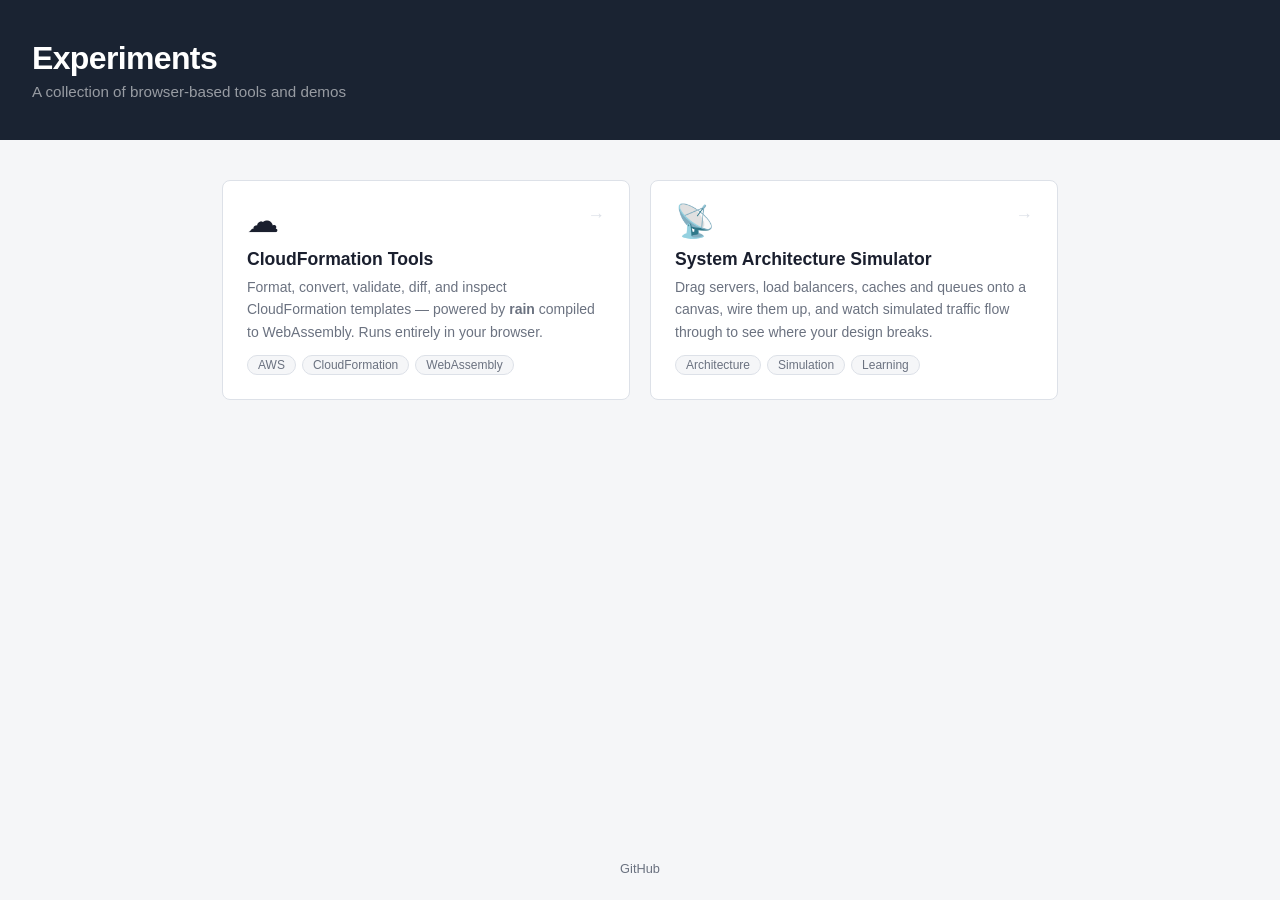
<file: site/index.html>
<!DOCTYPE html>
<html lang="en">
<head>
  <meta charset="UTF-8">
  <meta name="viewport" content="width=device-width, initial-scale=1.0">
  <title>Experiments</title>
  <link rel="stylesheet" href="css/style.css">
</head>
<body>
  <header>
    <div class="header-inner">
      <h1>Experiments</h1>
      <p class="subtitle">A collection of browser-based tools and demos</p>
    </div>
  </header>

  <main>
    <section class="grid">

      <a class="card" href="cfn-tools/">
        <div class="card-icon">&#9729;</div>
        <div class="card-body">
          <h2>CloudFormation Tools</h2>
          <p>Format, convert, validate, diff, and inspect CloudFormation templates &mdash; powered by <strong>rain</strong> compiled to WebAssembly. Runs entirely in your browser.</p>
          <ul class="card-tags">
            <li>AWS</li>
            <li>CloudFormation</li>
            <li>WebAssembly</li>
          </ul>
        </div>
        <div class="card-arrow">&#8594;</div>
      </a>

      <a class="card" href="system-simulator/">
        <div class="card-icon">&#128225;</div>
        <div class="card-body">
          <h2>System Architecture Simulator</h2>
          <p>Drag servers, load balancers, caches and queues onto a canvas, wire them up, and watch simulated traffic flow through to see where your design breaks.</p>
          <ul class="card-tags">
            <li>Architecture</li>
            <li>Simulation</li>
            <li>Learning</li>
          </ul>
        </div>
        <div class="card-arrow">&#8594;</div>
      </a>

    </section>
  </main>

  <footer>
    <a href="https://github.com/connorkirk/experiments" target="_blank" rel="noopener">GitHub</a>
  </footer>
</body>
</html>
</file>
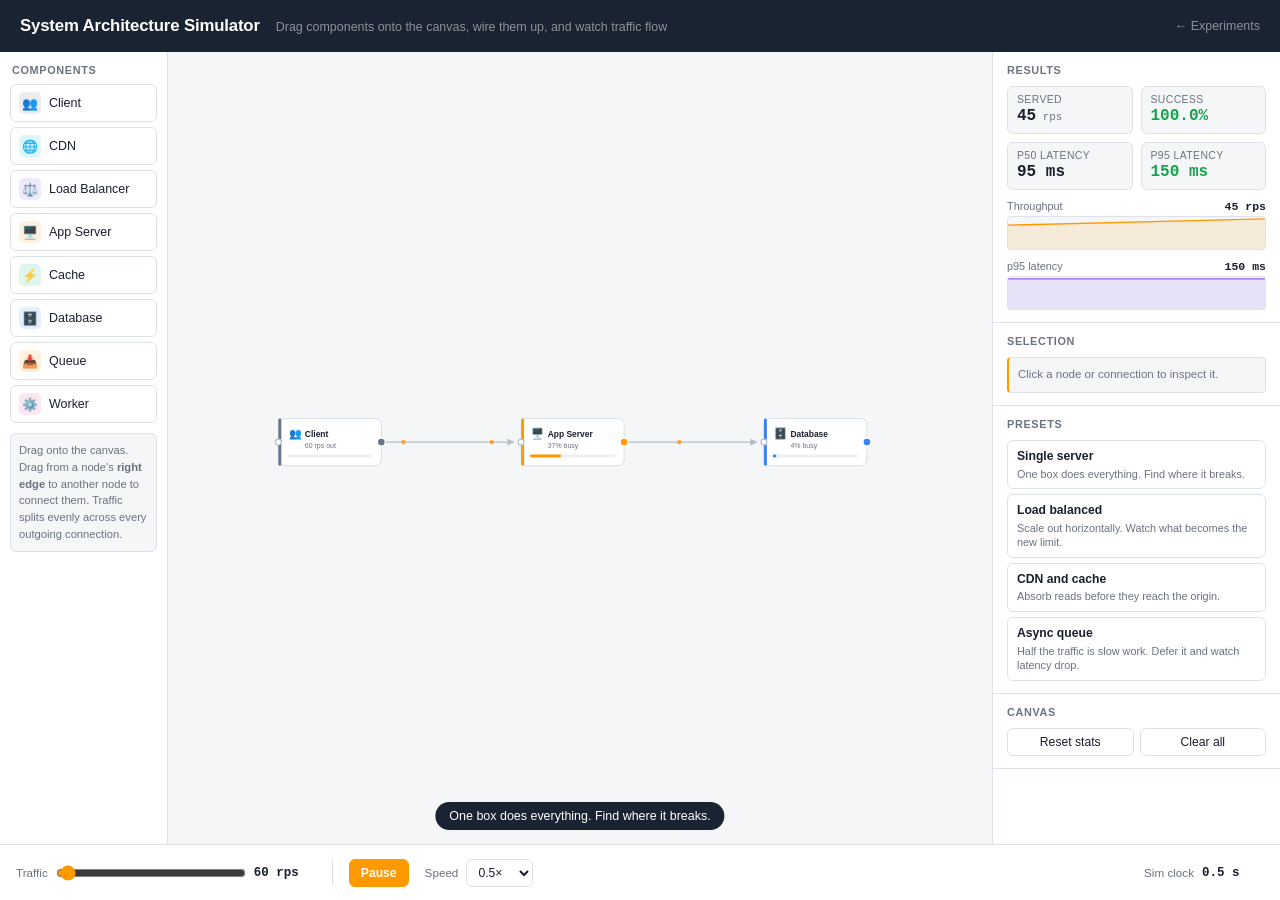
<file: system-simulator/static/index.html>
<!DOCTYPE html>
<html lang="en">
<head>
<meta charset="UTF-8">
<meta name="viewport" content="width=device-width, initial-scale=1.0">
<title>System Architecture Simulator</title>
<style>
:root {
  --navy: #1a2332;
  --orange: #ff9900;
  --orange-hover: #e68a00;
  --bg: #f5f6f8;
  --surface: #ffffff;
  --border: #dde1e8;
  --text: #1a1f2e;
  --text-muted: #6b7280;
  --error: #dc2626;
  --ok: #16a34a;
  --warn: #f59e0b;
  --radius: 6px;
  --mono: 'SFMono-Regular', 'Consolas', 'Liberation Mono', 'Menlo', monospace;
  --header-h: 52px;
  --controls-h: 56px;
}

*, *::before, *::after { box-sizing: border-box; margin: 0; padding: 0; }

html, body { height: 100%; }

body {
  font-family: -apple-system, BlinkMacSystemFont, 'Segoe UI', Roboto, sans-serif;
  background: var(--bg);
  color: var(--text);
  display: flex;
  flex-direction: column;
  overflow: hidden;
}

/* ── Header ── */
header {
  height: var(--header-h);
  flex-shrink: 0;
  background: var(--navy);
  color: #fff;
  padding: 0 20px;
  display: flex;
  align-items: center;
  justify-content: space-between;
  gap: 16px;
}
.header-inner { display: flex; align-items: baseline; gap: 16px; min-width: 0; }
.header-inner h1 {
  font-size: 1.05rem; font-weight: 700; letter-spacing: -0.01em;
  white-space: nowrap; overflow: hidden; text-overflow: ellipsis; min-width: 0;
}
.header-inner .subtitle {
  font-size: 0.78rem; color: rgba(255,255,255,0.5);
  white-space: nowrap; overflow: hidden; text-overflow: ellipsis;
}
.header-right { display: flex; align-items: center; gap: 8px; flex-shrink: 0; }
.header-right a { color: rgba(255,255,255,0.5); text-decoration: none; font-size: 0.78rem; }
.header-right a:hover { color: var(--orange); }

/* ── Layout ── */
.layout { flex: 1; display: flex; min-height: 0; }

/* ── Palette ── */
.palette {
  width: 168px; flex-shrink: 0; background: var(--surface);
  border-right: 1px solid var(--border);
  overflow-y: auto; padding: 12px 10px;
}
.palette h3 {
  font-size: 0.68rem; text-transform: uppercase; letter-spacing: 0.06em;
  color: var(--text-muted); font-weight: 600; margin-bottom: 8px; padding-left: 2px;
}
.palette-item {
  display: flex; align-items: center; gap: 8px;
  padding: 7px 8px; margin-bottom: 5px;
  border: 1px solid var(--border); border-radius: var(--radius);
  background: var(--surface); cursor: grab; user-select: none;
  transition: border-color 0.12s, box-shadow 0.12s;
  touch-action: none;
}
.palette-item:hover { border-color: var(--orange); box-shadow: 0 2px 8px rgba(0,0,0,0.06); }
.palette-item:active { cursor: grabbing; }
.palette-swatch {
  width: 22px; height: 22px; border-radius: 5px; flex-shrink: 0;
  display: flex; align-items: center; justify-content: center; font-size: 0.8rem;
}
.palette-label { font-size: 0.78rem; font-weight: 500; line-height: 1.2; }
.palette-hint {
  font-size: 0.7rem; color: var(--text-muted); line-height: 1.5;
  margin-top: 10px; padding: 8px; background: var(--bg);
  border-radius: var(--radius); border: 1px solid var(--border);
}

/* ── Canvas ── */
.canvas-wrap { flex: 1; position: relative; min-width: 0; background: var(--bg); overflow: hidden; }
#canvas { width: 100%; height: 100%; display: block; touch-action: none; }
.node-group { cursor: grab; }
.node-group.dragging { cursor: grabbing; }
.port { cursor: crosshair; }
.edge-hit { cursor: pointer; }

.canvas-empty {
  position: absolute; inset: 0; display: flex; align-items: center; justify-content: center;
  pointer-events: none; text-align: center; padding: 20px;
}
.canvas-empty div { color: var(--text-muted); font-size: 0.85rem; line-height: 1.7; max-width: 340px; }
.canvas-empty strong { color: var(--text); font-weight: 600; }

.toast {
  position: absolute; bottom: 14px; left: 50%; transform: translateX(-50%);
  background: var(--navy); color: #fff; font-size: 0.78rem;
  padding: 7px 14px; border-radius: 99px; pointer-events: none;
  opacity: 0; transition: opacity 0.2s; white-space: nowrap; max-width: 90%;
}
.toast.show { opacity: 1; }

.ghost {
  position: fixed; pointer-events: none; z-index: 100;
  display: flex; align-items: center; gap: 8px;
  padding: 7px 10px; border-radius: var(--radius);
  background: var(--surface); border: 1px solid var(--orange);
  box-shadow: 0 6px 20px rgba(0,0,0,0.16); font-size: 0.78rem; font-weight: 500;
  transform: translate(-50%, -50%);
}

/* ── Panel ── */
.panel {
  width: 288px; flex-shrink: 0; background: var(--surface);
  border-left: 1px solid var(--border); overflow-y: auto;
}
.panel-section { padding: 12px 14px; border-bottom: 1px solid var(--border); }
.panel-section h3 {
  font-size: 0.68rem; text-transform: uppercase; letter-spacing: 0.06em;
  color: var(--text-muted); font-weight: 600; margin-bottom: 10px;
}

.stat-grid { display: grid; grid-template-columns: 1fr 1fr; gap: 8px; }
.stat {
  background: var(--bg); border: 1px solid var(--border);
  border-radius: var(--radius); padding: 7px 9px;
}
.stat-label { font-size: 0.65rem; color: var(--text-muted); text-transform: uppercase; letter-spacing: 0.04em; }
.stat-value { font-size: 1rem; font-weight: 600; font-family: var(--mono); margin-top: 2px; line-height: 1.2; }
.stat-value small { font-size: 0.68rem; font-weight: 400; color: var(--text-muted); font-family: inherit; }
.stat-value.good { color: var(--ok); }
.stat-value.warn { color: var(--warn); }
.stat-value.bad { color: var(--error); }

.spark-row { margin-top: 10px; }
.spark-head {
  display: flex; justify-content: space-between; align-items: baseline;
  font-size: 0.68rem; color: var(--text-muted); margin-bottom: 3px;
}
.spark-head b { font-family: var(--mono); font-size: 0.72rem; color: var(--text); font-weight: 600; }
.spark {
  width: 100%; height: 34px; display: block;
  background: var(--bg); border: 1px solid var(--border); border-radius: 4px;
}

.field { margin-bottom: 11px; }
.field:last-child { margin-bottom: 0; }
.field-label {
  display: flex; justify-content: space-between; align-items: baseline;
  font-size: 0.73rem; margin-bottom: 5px;
}
.field-label b { font-family: var(--mono); font-weight: 600; font-size: 0.75rem; }
input[type=range] { width: 100%; accent-color: var(--orange); cursor: pointer; }

.inspector-head { display: flex; align-items: center; gap: 8px; margin-bottom: 11px; }
.inspector-swatch {
  width: 26px; height: 26px; border-radius: 5px; flex-shrink: 0;
  display: flex; align-items: center; justify-content: center; font-size: 0.9rem;
}
.inspector-title { font-size: 0.85rem; font-weight: 600; line-height: 1.2; }
.inspector-sub { font-size: 0.68rem; color: var(--text-muted); margin-top: 1px; }

.kv { display: flex; justify-content: space-between; font-size: 0.73rem; padding: 3px 0; }
.kv span { color: var(--text-muted); }
.kv b { font-family: var(--mono); font-weight: 600; }

.util-bar { height: 5px; background: var(--border); border-radius: 3px; overflow: hidden; margin: 7px 0 9px; }
.util-fill { height: 100%; width: 0%; transition: width 0.12s linear; }

.note {
  font-size: 0.72rem; color: var(--text-muted); line-height: 1.55;
  background: var(--bg); border: 1px solid var(--border);
  border-left: 2px solid var(--orange);
  border-radius: 4px; padding: 8px 9px;
}
.note b { color: var(--text); font-weight: 600; }

button {
  font-family: inherit; font-size: 0.76rem; padding: 6px 11px;
  border: 1px solid var(--border); background: var(--surface); color: var(--text);
  border-radius: var(--radius); cursor: pointer; transition: border-color 0.12s, background 0.12s;
  white-space: nowrap;
}
button:hover { border-color: var(--orange); }
button.primary { background: var(--orange); border-color: var(--orange); color: #fff; font-weight: 600; }
button.primary:hover { background: var(--orange-hover); }
button.danger:hover { border-color: var(--error); color: var(--error); }
button:disabled { opacity: 0.45; cursor: default; }
button:disabled:hover { border-color: var(--border); }

.preset-list { display: flex; flex-direction: column; gap: 5px; }
.preset {
  text-align: left; padding: 7px 9px; line-height: 1.35;
  display: flex; flex-direction: column; gap: 2px;
  white-space: normal;   /* the shared button rule sets nowrap */
}
.preset b { font-size: 0.76rem; font-weight: 600; }
.preset span { font-size: 0.68rem; color: var(--text-muted); }

.btn-row { display: flex; gap: 6px; }
.btn-row button { flex: 1; }

/* ── Controls ── */
.controls {
  height: var(--controls-h); flex-shrink: 0;
  background: var(--surface); border-top: 1px solid var(--border);
  display: flex; align-items: center; gap: 16px; padding: 0 16px;
  overflow-x: auto;
}
.control-group { display: flex; align-items: center; gap: 8px; flex-shrink: 0; }
.control-group label { font-size: 0.73rem; color: var(--text-muted); white-space: nowrap; }
.control-group .val { font-family: var(--mono); font-size: 0.78rem; font-weight: 600; min-width: 62px; }
#traffic { width: 190px; }
select {
  font-family: inherit; font-size: 0.76rem; padding: 5px 7px;
  border: 1px solid var(--border); border-radius: var(--radius);
  background: var(--surface); color: var(--text); cursor: pointer;
}
.divider { width: 1px; height: 26px; background: var(--border); flex-shrink: 0; }
.spacer { flex: 1; min-width: 8px; }

@media (max-width: 760px) {
  .header-inner .subtitle { display: none; }
}

@media (max-width: 900px) {
  body { overflow: auto; }
  .layout { flex-direction: column; }
  .palette { width: 100%; border-right: none; border-bottom: 1px solid var(--border); display: flex; flex-wrap: wrap; gap: 5px; }
  .palette h3, .palette-hint { width: 100%; }
  .palette-item { margin-bottom: 0; flex: 1 1 130px; }
  .canvas-wrap { height: 60vh; flex: none; }
  .panel { width: 100%; border-left: none; border-top: 1px solid var(--border); }
  .controls { height: auto; flex-wrap: wrap; padding: 10px 12px; gap: 12px; }
}
</style>
</head>
<body>

<header>
  <div class="header-inner">
    <h1>System Architecture Simulator</h1>
    <p class="subtitle">Drag components onto the canvas, wire them up, and watch traffic flow</p>
  </div>
  <div class="header-right">
    <a href="../">&larr; Experiments</a>
  </div>
</header>

<div class="layout">

  <aside class="palette">
    <h3>Components</h3>
    <div id="palette-items"></div>
    <div class="palette-hint">
      Drag onto the canvas. Drag from a node's <strong>right edge</strong> to another node to connect them.
      Traffic splits evenly across every outgoing connection.
    </div>
  </aside>

  <div class="canvas-wrap" id="canvas-wrap">
    <svg id="canvas" viewBox="0 0 1120 680" preserveAspectRatio="xMidYMid meet">
      <defs>
        <marker id="arrow" viewBox="0 0 10 10" refX="9" refY="5"
                markerWidth="6" markerHeight="6" orient="auto-start-reverse">
          <path d="M 0 0 L 10 5 L 0 10 z" fill="#b6bdc9"/>
        </marker>
        <marker id="arrow-sel" viewBox="0 0 10 10" refX="9" refY="5"
                markerWidth="6" markerHeight="6" orient="auto-start-reverse">
          <path d="M 0 0 L 10 5 L 0 10 z" fill="#ff9900"/>
        </marker>
      </defs>
      <g id="layer-edges"></g>
      <g id="layer-dots"></g>
      <g id="layer-nodes"></g>
      <g id="layer-tmp"></g>
    </svg>
    <div class="canvas-empty" id="canvas-empty">
      <div>
        <strong>Start with a preset</strong> from the panel on the right,<br>
        or drag a <strong>Client</strong> from the left and build outwards.
      </div>
    </div>
    <div class="toast" id="toast"></div>
  </div>

  <aside class="panel">
    <div class="panel-section">
      <h3>Results</h3>
      <div class="stat-grid">
        <div class="stat">
          <div class="stat-label">Served</div>
          <div class="stat-value" id="m-served">0<small> rps</small></div>
        </div>
        <div class="stat">
          <div class="stat-label">Success</div>
          <div class="stat-value" id="m-success">&mdash;</div>
        </div>
        <div class="stat">
          <div class="stat-label">p50 latency</div>
          <div class="stat-value" id="m-p50">&mdash;</div>
        </div>
        <div class="stat">
          <div class="stat-label">p95 latency</div>
          <div class="stat-value" id="m-p95">&mdash;</div>
        </div>
      </div>
      <div class="spark-row">
        <div class="spark-head"><span>Throughput</span><b id="spark-tp-val">&mdash;</b></div>
        <svg class="spark" id="spark-tp" preserveAspectRatio="none" viewBox="0 0 120 34"></svg>
      </div>
      <div class="spark-row">
        <div class="spark-head"><span>p95 latency</span><b id="spark-lat-val">&mdash;</b></div>
        <svg class="spark" id="spark-lat" preserveAspectRatio="none" viewBox="0 0 120 34"></svg>
      </div>
      <div class="spark-row" id="job-row" style="display:none">
        <div class="spark-head"><span>Queue backlog</span><b id="m-backlog">0</b></div>
        <svg class="spark" id="spark-bl" preserveAspectRatio="none" viewBox="0 0 120 34"></svg>
      </div>
    </div>

    <div class="panel-section" id="inspector">
      <h3>Selection</h3>
      <div class="note">Click a node or connection to inspect it.</div>
    </div>

    <div class="panel-section">
      <h3>Presets</h3>
      <div class="preset-list" id="presets"></div>
    </div>

    <div class="panel-section">
      <h3>Canvas</h3>
      <div class="btn-row">
        <button id="btn-reset">Reset stats</button>
        <button id="btn-clear" class="danger">Clear all</button>
      </div>
    </div>
  </aside>

</div>

<div class="controls">
  <div class="control-group">
    <label for="traffic">Traffic</label>
    <input type="range" id="traffic" min="10" max="2000" step="10" value="60">
    <span class="val" id="traffic-val">60 rps</span>
  </div>
  <div class="divider"></div>
  <div class="control-group">
    <button id="btn-play" class="primary">Pause</button>
  </div>
  <div class="control-group">
    <label for="speed">Speed</label>
    <select id="speed">
      <option value="0.25">0.25&times;</option>
      <option value="0.5" selected>0.5&times;</option>
      <option value="1">1&times;</option>
      <option value="2">2&times;</option>
      <option value="5">5&times;</option>
    </select>
  </div>
  <div class="spacer"></div>
  <div class="control-group">
    <label>Sim clock</label>
    <span class="val" id="clock">0.0 s</span>
  </div>
</div>

<script>
(function () {
'use strict';

/* ══════════════════════════════════════════════════════════════════
   Component types
   ══════════════════════════════════════════════════════════════════ */

const TYPES = {
  client: {
    label: 'Client', icon: '\u{1F465}', color: '#64748b',
    source: true, maxOut: 1,
    blurb: 'Generates traffic. One outgoing connection — like a single DNS name.',
  },
  cdn: {
    label: 'CDN', icon: '\u{1F310}', color: '#06b6d4',
    concurrency: 512, service: 5, maxQueue: 2000, hitRatio: 0.80,
    blurb: 'Edge cache. A hit is answered immediately; a miss is forwarded on.',
  },
  lb: {
    label: 'Load Balancer', icon: '⚖️', color: '#8b5cf6',
    concurrency: 256, service: 1, maxQueue: 2000,
    blurb: 'Spreads requests evenly across everything it points to.',
  },
  server: {
    label: 'App Server', icon: '\u{1F5A5}️', color: '#ff9900',
    concurrency: 4, service: 40, maxQueue: 100, countable: true,
    blurb: 'Handles requests. 4 concurrent slots per instance — about 100 rps each.',
  },
  cache: {
    label: 'Cache', icon: '⚡', color: '#10b981',
    concurrency: 64, service: 2, maxQueue: 500, hitRatio: 0.70,
    blurb: 'In-network cache. Absorbs reads before they reach the database.',
  },
  db: {
    label: 'Database', icon: '\u{1F5C4}️', color: '#3b82f6',
    concurrency: 8, service: 10, maxQueue: 200,
    blurb: 'Shared and hard to scale. Usually the ceiling you hit second.',
  },
  queue: {
    label: 'Queue', icon: '\u{1F4E5}', color: '#f59e0b',
    async: true, maxBacklog: 20000,
    blurb: 'Acknowledges instantly and holds the job for a worker to pick up later.',
  },
  worker: {
    label: 'Worker', icon: '⚙️', color: '#ec4899',
    concurrency: 4, service: 200, maxQueue: 50, countable: true, consumer: true,
    blurb: 'Drains jobs from an upstream queue. Slow work, off the request path.',
  },
};

const ORDER = ['client', 'cdn', 'lb', 'server', 'cache', 'db', 'queue', 'worker'];

// The canvas uses a fixed logical coordinate space scaled to fit the viewport,
// so a layout built on a laptop stays entirely visible on a phone.
const VW = 1120, VH = 680;
const NODE_W = 140, NODE_H = 64;
const CLIENT_LINK_MS = 30;   // internet hop
const LINK_MS = 12;          // internal hop
const TIMEOUT_MS = 3000;     // client gives up
const TICK_MS = 5;           // simulation resolution
const WINDOW_MS = 5000;      // rolling metrics window
const SAMPLE_MS = 200;       // sparkline sample interval
const MAX_DOTS = 400;

/* ══════════════════════════════════════════════════════════════════
   State
   ══════════════════════════════════════════════════════════════════ */

let nodes = [];
let edges = [];
let seq = 1;
let selection = null;        // {kind:'node'|'edge', id}

let simTime = 0;
let running = true;
let speed = 0.5;
let rps = 60;

// Metrics are kept as time-bucketed counters plus a capped latency window, so
// the per-frame cost stays flat no matter how much traffic is flowing.
const BUCKET_MS = 250;
const LAT_CAP = 1500;
let buckets = [];            // {t, ok, total}
let latWin = [];             // {t, latency} for successful requests
let samples = { tp: [], lat: [], bl: [] };
let lastSample = 0;

const svg = document.getElementById('canvas');
const layerEdges = document.getElementById('layer-edges');
const layerDots = document.getElementById('layer-dots');
const layerNodes = document.getElementById('layer-nodes');
const layerTmp = document.getElementById('layer-tmp');
const SVGNS = 'http://www.w3.org/2000/svg';

/* ══════════════════════════════════════════════════════════════════
   Graph helpers
   ══════════════════════════════════════════════════════════════════ */

function makeNode(type, x, y) {
  const t = TYPES[type];
  return {
    id: 'n' + (seq++),
    type: type,
    x: Math.round(x),
    y: Math.round(y),
    count: 1,
    hitRatio: t.hitRatio !== undefined ? t.hitRatio : null,
    rr: 0,
    serving: [],
    queue: [],
    backlog: [],
    stats: { done: 0, dropped: 0 },
    util: 0,
  };
}

function nodeById(id) { return nodes.find(n => n.id === id); }
function edgeById(id) { return edges.find(e => e.id === id); }
function outEdges(n) { return edges.filter(e => e.from === n.id); }
function inEdges(n) { return edges.filter(e => e.to === n.id); }
function slotsOf(n) {
  const t = TYPES[n.type];
  if (t.concurrency === undefined) return 0;
  return t.concurrency * (t.countable ? n.count : 1);
}

function addNode(type, x, y) {
  const n = makeNode(type, x - NODE_W / 2, y - NODE_H / 2);
  clampNode(n);
  nodes.push(n);
  select('node', n.id);
  renderGraph();
  return n;
}

function clampNode(n) {
  n.x = Math.max(8, Math.min(n.x, VW - NODE_W - 8));
  n.y = Math.max(8, Math.min(n.y, VH - NODE_H - 8));
}

function removeNode(id) {
  nodes = nodes.filter(n => n.id !== id);
  edges = edges.filter(e => e.from !== id && e.to !== id);
  if (selection && selection.id === id) selection = null;
  renderGraph();
}

function removeEdge(id) {
  edges = edges.filter(e => e.id !== id);
  if (selection && selection.id === id) selection = null;
  renderGraph();
}

function tryConnect(fromId, toId) {
  if (fromId === toId) return toast('A node cannot connect to itself.');
  const from = nodeById(fromId), to = nodeById(toId);
  if (!from || !to) return;
  if (TYPES[to.type].source) return toast('Nothing can connect into a Client.');
  if (edges.some(e => e.from === fromId && e.to === toId)) return toast('Those are already connected.');
  const max = TYPES[from.type].maxOut;
  if (max && outEdges(from).length >= max) {
    return toast('A Client has a single endpoint — put a load balancer in front to fan out.');
  }
  edges.push({ id: 'e' + (seq++), from: fromId, to: toId });
  select('edge', edges[edges.length - 1].id);
  renderGraph();
}

/* ══════════════════════════════════════════════════════════════════
   Simulation
   ══════════════════════════════════════════════════════════════════ */

function expRand(mean) {
  return Math.max(0.5, -mean * Math.log(1 - Math.random()));
}

function poisson(lambda) {
  if (lambda <= 0) return 0;
  if (lambda > 20) { // normal approximation, adequate at this scale
    const u = Math.random(), v = Math.random();
    const z = Math.sqrt(-2 * Math.log(u || 1e-9)) * Math.cos(2 * Math.PI * v);
    return Math.max(0, Math.round(lambda + z * Math.sqrt(lambda)));
  }
  const L = Math.exp(-lambda);
  let k = 0, p = 1;
  do { k++; p *= Math.random(); } while (p > L);
  return k - 1;
}

function resetRuntime() {
  nodes.forEach(n => {
    n.serving = []; n.queue = []; n.backlog = [];
    n.stats = { done: 0, dropped: 0 }; n.util = 0; n.rr = 0;
  });
  edges.forEach(e => { e.transit = []; e._len = undefined; });
  buckets = []; latWin = [];
  samples = { tp: [], lat: [], bl: [] };
  simTime = 0; lastSample = 0;
}

function ensureRuntime() {
  // Path elements are rebuilt by renderGraph, so cached lengths must go too.
  edges.forEach(e => { if (!e.transit) e.transit = []; e._len = undefined; });
}

function send(edge, req) {
  const from = nodeById(edge.from);
  const lat = (from && TYPES[from.type].source) ? CLIENT_LINK_MS : LINK_MS;
  edge.transit.push({ req: req, t0: simTime, t1: simTime + lat });
}

function respond(req, outcome) {
  const latency = simTime - req.t0;
  // Async jobs are allowed to take as long as they take — only a caller
  // waiting on a response can time out.
  if (!req.isJob && outcome === 'ok' && latency > TIMEOUT_MS) outcome = 'timeout';
  if (req.isJob) return;

  const slot = Math.floor(simTime / BUCKET_MS);
  let b = buckets.length ? buckets[buckets.length - 1] : null;
  if (!b || b.t !== slot) { b = { t: slot, ok: 0, total: 0 }; buckets.push(b); }
  b.total++;
  if (outcome === 'ok') {
    b.ok++;
    latWin.push({ t: simTime, latency: latency });
  }
}

function arrive(node, req) {
  const t = TYPES[node.type];

  // A queue acknowledges the caller immediately and parks the work.
  if (t.async) {
    if (node.backlog.length < t.maxBacklog) {
      node.backlog.push({ id: req.id, t0: simTime, isJob: true });
      respond(req, 'ok');
    } else {
      node.stats.dropped++;
      respond(req, 'rejected');
    }
    return;
  }

  // Cache tiers decide hit/miss on arrival; the flag is read at completion.
  if (node.hitRatio !== null && node.hitRatio !== undefined) {
    req.hit = Math.random() < node.hitRatio;
  }

  if (node.serving.length < slotsOf(node)) {
    startService(node, req);
  } else if (node.queue.length < t.maxQueue) {
    req.qAt = simTime;
    node.queue.push(req);
  } else {
    node.stats.dropped++;
    respond(req, 'rejected');
  }
}

function startService(node, req) {
  const t = TYPES[node.type];
  node.serving.push({ req: req, t1: simTime + expRand(t.service) });
}

function complete(node, req) {
  node.stats.done++;

  if (req.hit) {                 // cache/CDN hit: answered here
    req.hit = false;
    respond(req, 'ok');
    return;
  }

  const outs = outEdges(node);
  if (!outs.length) { respond(req, 'ok'); return; }

  const e = outs[node.rr % outs.length];
  node.rr = (node.rr + 1) % outs.length;
  send(e, req);
}

function step(dt) {
  simTime += dt;

  // 1. Arrivals at every client
  const sources = nodes.filter(n => TYPES[n.type].source);
  if (sources.length) {
    const perSource = rps / sources.length;
    sources.forEach(src => {
      const outs = outEdges(src);
      if (!outs.length) return;
      const n = poisson(perSource * dt / 1000);
      for (let i = 0; i < n; i++) {
        const req = { id: seq++, t0: simTime, hit: false };
        const e = outs[src.rr % outs.length];
        src.rr = (src.rr + 1) % outs.length;
        send(e, req);
      }
    });
  }

  // 2. Deliver anything that finished crossing a link
  edges.forEach(e => {
    if (!e.transit.length) return;
    const target = nodeById(e.to);
    const keep = [];
    for (const p of e.transit) {
      if (p.t1 <= simTime && target) arrive(target, p.req);
      else keep.push(p);
    }
    e.transit = keep;
  });

  // 3. Finish in-flight service
  nodes.forEach(n => {
    if (!n.serving.length) return;
    const keep = [];
    for (const s of n.serving) {
      if (s.t1 <= simTime) complete(n, s.req);
      else keep.push(s);
    }
    n.serving = keep;
  });

  // 4. Workers pull jobs from upstream queues
  nodes.forEach(n => {
    if (!TYPES[n.type].consumer) return;
    const queues = inEdges(n).map(e => nodeById(e.from)).filter(q => q && TYPES[q.type].async);
    let guard = 0;
    while (n.serving.length < slotsOf(n) && guard++ < 200) {
      const q = queues.find(q => q.backlog.length);
      if (!q) break;
      startService(n, q.backlog.shift());
    }
  });

  // 5. Pull waiting requests into freed slots, and expire the hopeless
  nodes.forEach(n => {
    if (n.queue.length) {
      const alive = [];
      for (const req of n.queue) {
        if (!req.isJob && simTime - req.t0 > TIMEOUT_MS) { respond(req, 'timeout'); }
        else alive.push(req);
      }
      n.queue = alive;
    }
    let guard = 0;
    while (n.queue.length && n.serving.length < slotsOf(n) && guard++ < 500) {
      startService(n, n.queue.shift());
    }
    // Instantaneous occupancy swings hard with few slots (real M/M/c behaviour),
    // so the displayed utilisation is smoothed over roughly half a second.
    // The exact in-flight and waiting counts stay visible in the inspector.
    const slots = slotsOf(n);
    const inst = slots ? n.serving.length / slots : 0;
    n.util += (inst - n.util) * 0.012;
  });

  // 6. Trim rolling windows
  const cutoff = simTime - WINDOW_MS;
  const minSlot = Math.floor(cutoff / BUCKET_MS);
  while (buckets.length && buckets[0].t < minSlot) buckets.shift();
  let drop = 0;
  while (drop < latWin.length && latWin[drop].t < cutoff) drop++;
  if (latWin.length - drop > LAT_CAP) drop = latWin.length - LAT_CAP;
  if (drop) latWin.splice(0, drop);

  // 7. Sample for sparklines
  if (simTime - lastSample >= SAMPLE_MS) {
    lastSample = simTime;
    const m = summarise();
    push(samples.tp, m.served);
    push(samples.lat, m.p95 === null ? 0 : m.p95);
    push(samples.bl, nodes.reduce((s, n) => s + n.backlog.length, 0));
  }
}

function push(arr, v) { arr.push(v); if (arr.length > 120) arr.shift(); }

function percentile(sorted, p) {
  if (!sorted.length) return null;
  const i = Math.min(sorted.length - 1, Math.floor(p * sorted.length));
  return sorted[i];
}

function summarise() {
  const span = Math.min(simTime, WINDOW_MS) / 1000 || 1;
  let ok = 0, total = 0;
  for (const b of buckets) { ok += b.ok; total += b.total; }
  const lat = latWin.map(r => r.latency).sort((a, b) => a - b);
  return {
    served: ok / span,
    total: total,
    success: total ? ok / total : null,
    p50: percentile(lat, 0.50),
    p95: percentile(lat, 0.95),
    p99: percentile(lat, 0.99),
    backlog: nodes.reduce((s, n) => s + n.backlog.length, 0),
  };
}

/* ══════════════════════════════════════════════════════════════════
   Rendering — static graph
   ══════════════════════════════════════════════════════════════════ */

function el(tag, attrs) {
  const e = document.createElementNS(SVGNS, tag);
  for (const k in attrs) e.setAttribute(k, attrs[k]);
  return e;
}

function portOut(n) { return { x: n.x + NODE_W, y: n.y + NODE_H / 2 }; }
function portIn(n) { return { x: n.x, y: n.y + NODE_H / 2 }; }

function edgePath(from, to) {
  const a = portOut(from), b = portIn(to);
  const endX = b.x - 10;   // stop short so the arrowhead clears the input port
  const dx = Math.max(40, Math.abs(endX - a.x) * 0.5);
  return `M ${a.x} ${a.y} C ${a.x + dx} ${a.y}, ${endX - dx} ${b.y}, ${endX} ${b.y}`;
}

const pathCache = new Map();

function renderGraph() {
  layerEdges.textContent = '';
  layerNodes.textContent = '';
  pathCache.clear();
  ensureRuntime();

  edges.forEach(e => {
    const from = nodeById(e.from), to = nodeById(e.to);
    if (!from || !to) return;
    const d = edgePath(from, to);
    const sel = selection && selection.kind === 'edge' && selection.id === e.id;

    const hit = el('path', { d: d, fill: 'none', stroke: 'transparent', 'stroke-width': 14, class: 'edge-hit' });
    hit.addEventListener('pointerdown', ev => { ev.stopPropagation(); select('edge', e.id); });
    layerEdges.appendChild(hit);

    const line = el('path', {
      d: d, fill: 'none',
      stroke: sel ? '#ff9900' : '#b6bdc9',
      'stroke-width': sel ? 2.5 : 1.6,
      'marker-end': sel ? 'url(#arrow-sel)' : 'url(#arrow)',
      'pointer-events': 'none',
    });
    layerEdges.appendChild(line);
    pathCache.set(e.id, line);
  });

  nodes.forEach(n => {
    const t = TYPES[n.type];
    const sel = selection && selection.kind === 'node' && selection.id === n.id;
    const g = el('g', { class: 'node-group', transform: `translate(${n.x},${n.y})` });

    g.appendChild(el('rect', {
      x: 0, y: 0, width: NODE_W, height: NODE_H, rx: 8,
      fill: '#fff', stroke: sel ? '#ff9900' : '#dde1e8', 'stroke-width': sel ? 2.5 : 1.5,
    }));
    g.appendChild(el('rect', { x: 0, y: 0, width: 4, height: NODE_H, rx: 2, fill: t.color }));

    const icon = el('text', { x: 14, y: 25, 'font-size': 14 });
    icon.textContent = t.icon;
    g.appendChild(icon);

    const label = el('text', { x: 36, y: 25, 'font-size': 11.5, 'font-weight': 600, fill: '#1a1f2e' });
    label.textContent = t.label;
    g.appendChild(label);

    if (t.countable && n.count > 1) {
      const badge = el('text', { x: NODE_W - 12, y: 25, 'font-size': 11, 'font-weight': 700, fill: t.color, 'text-anchor': 'end' });
      badge.textContent = '×' + n.count;
      g.appendChild(badge);
    }

    // utilisation / backlog readout
    const sub = el('text', { x: 36, y: 40, 'font-size': 9.5, fill: '#6b7280' });
    sub.setAttribute('data-role', 'sub');
    g.appendChild(sub);

    // utilisation bar
    g.appendChild(el('rect', { x: 12, y: NODE_H - 15, width: NODE_W - 24, height: 4, rx: 2, fill: '#eef0f4' }));
    const fill = el('rect', { x: 12, y: NODE_H - 15, width: 0, height: 4, rx: 2, fill: t.color });
    fill.setAttribute('data-role', 'util');
    g.appendChild(fill);

    // ports
    g.appendChild(el('circle', { cx: 0, cy: NODE_H / 2, r: 4, fill: '#fff', stroke: '#b6bdc9', 'stroke-width': 1.5 }));
    const out = el('circle', { cx: NODE_W, cy: NODE_H / 2, r: 5.5, fill: t.color, stroke: '#fff', 'stroke-width': 2, class: 'port' });
    g.appendChild(out);

    g.addEventListener('pointerdown', ev => onNodePointerDown(ev, n, ev.target === out));
    layerNodes.appendChild(g);
    n._g = g;
    n._util = fill;
    n._sub = sub;
  });

  document.getElementById('canvas-empty').style.display = nodes.length ? 'none' : 'flex';
  renderInspector();
}

/* ══════════════════════════════════════════════════════════════════
   Rendering — per-frame
   ══════════════════════════════════════════════════════════════════ */

const dotPool = [];

function renderFrame() {
  // In-flight dots, drawn from a reusable pool so a busy system does not
  // churn hundreds of SVG elements every frame.
  let used = 0;
  for (const e of edges) {
    const line = pathCache.get(e.id);
    if (!line || !e.transit.length) continue;
    if (e._len === undefined) e._len = line.getTotalLength();
    for (const p of e.transit) {
      if (used >= MAX_DOTS) break;
      const f = Math.max(0, Math.min(1, (simTime - p.t0) / (p.t1 - p.t0)));
      const pt = line.getPointAtLength(e._len * f);
      let c = dotPool[used];
      if (!c) {
        c = el('circle', { r: 3, opacity: 0.85 });
        dotPool.push(c);
        layerDots.appendChild(c);
      }
      c.setAttribute('cx', pt.x.toFixed(1));
      c.setAttribute('cy', pt.y.toFixed(1));
      c.setAttribute('fill', p.req.isJob ? '#f59e0b' : '#ff9900');
      c.removeAttribute('display');
      used++;
    }
    if (used >= MAX_DOTS) break;
  }
  for (let i = used; i < dotPool.length; i++) dotPool[i].setAttribute('display', 'none');

  // node readouts
  for (const n of nodes) {
    if (!n._util) continue;
    const t = TYPES[n.type];
    const u = Math.max(0, Math.min(1, n.util));
    n._util.setAttribute('width', ((NODE_W - 24) * u).toFixed(1));
    n._util.setAttribute('fill', u > 0.9 ? '#dc2626' : (u > 0.75 ? '#f59e0b' : t.color));

    let txt;
    if (t.async) txt = n.backlog.length + ' queued';
    else if (t.source) txt = Math.round(rps / sourceCount()) + ' rps out';
    else txt = Math.round(u * 100) + '% busy' + (n.queue.length ? '  · ' + n.queue.length + ' waiting' : '');
    if (n._sub.textContent !== txt) n._sub.textContent = txt;
  }

  // The metrics panel re-sorts a latency window, so refresh it at a readable
  // rate rather than on every animation frame.
  const now = performance.now();
  if (now - lastMetricsPaint > 120) { lastMetricsPaint = now; renderMetrics(); }
}

let lastMetricsPaint = 0;
function sourceCount() {
  const c = nodes.reduce((s, n) => s + (TYPES[n.type].source ? 1 : 0), 0);
  return c || 1;
}

function fmtMs(v) {
  if (v === null || v === undefined) return '—';
  if (v >= 1000) return (v / 1000).toFixed(2) + ' s';
  return Math.round(v) + ' ms';
}

function renderMetrics() {
  const m = summarise();

  const served = document.getElementById('m-served');
  served.innerHTML = Math.round(m.served) + '<small> rps</small>';

  const succ = document.getElementById('m-success');
  if (m.success === null) { succ.textContent = '—'; succ.className = 'stat-value'; }
  else {
    succ.textContent = (m.success * 100).toFixed(1) + '%';
    succ.className = 'stat-value ' + (m.success > 0.995 ? 'good' : m.success > 0.95 ? 'warn' : 'bad');
  }

  document.getElementById('m-p50').textContent = fmtMs(m.p50);
  const p95 = document.getElementById('m-p95');
  p95.textContent = fmtMs(m.p95);
  p95.className = 'stat-value ' + (m.p95 === null ? '' : m.p95 > 1000 ? 'bad' : m.p95 > 300 ? 'warn' : 'good');

  document.getElementById('spark-tp-val').textContent = Math.round(m.served) + ' rps';
  document.getElementById('spark-lat-val').textContent = fmtMs(m.p95);
  drawSpark('spark-tp', samples.tp, '#ff9900');
  drawSpark('spark-lat', samples.lat, '#8b5cf6');

  const hasQueue = nodes.some(n => TYPES[n.type].async);
  document.getElementById('job-row').style.display = hasQueue ? '' : 'none';
  if (hasQueue) {
    document.getElementById('m-backlog').textContent = m.backlog + ' jobs';
    drawSpark('spark-bl', samples.bl, '#f59e0b');
  }

  document.getElementById('clock').textContent = (simTime / 1000).toFixed(1) + ' s';

  if (selection && selection.kind === 'node') renderNodeStats();
}

function drawSpark(id, data, color) {
  const s = document.getElementById(id);
  s.textContent = '';
  if (data.length < 2) return;
  const max = Math.max.apply(null, data) || 1;
  const step = 120 / (data.length - 1);
  let d = '';
  data.forEach((v, i) => {
    const x = (i * step).toFixed(2);
    const y = (32 - (v / max) * 30).toFixed(2);
    d += (i ? ' L ' : 'M ') + x + ' ' + y;
  });
  s.appendChild(el('path', { d: d + ` L 120 34 L 0 34 Z`, fill: color, opacity: 0.13 }));
  s.appendChild(el('path', { d: d, fill: 'none', stroke: color, 'stroke-width': 1.5 }));
}

/* ══════════════════════════════════════════════════════════════════
   Inspector
   ══════════════════════════════════════════════════════════════════ */

function select(kind, id) {
  selection = { kind: kind, id: id };
  renderGraph();
}

function renderInspector() {
  const box = document.getElementById('inspector');

  if (!selection) {
    box.innerHTML = '<h3>Selection</h3><div class="note">Click a node or connection to inspect it.</div>';
    return;
  }

  if (selection.kind === 'edge') {
    const e = edgeById(selection.id);
    if (!e) { selection = null; return renderInspector(); }
    const from = nodeById(e.from), to = nodeById(e.to);
    const share = outEdges(from).length;
    box.innerHTML =
      '<h3>Connection</h3>' +
      '<div class="inspector-head">' +
        '<div class="inspector-swatch" style="background:' + TYPES[from.type].color + '22">→</div>' +
        '<div><div class="inspector-title">' + TYPES[from.type].label + ' → ' + TYPES[to.type].label + '</div>' +
        '<div class="inspector-sub">' + (TYPES[from.type].source ? CLIENT_LINK_MS : LINK_MS) + ' ms link latency</div></div>' +
      '</div>' +
      '<div class="kv"><span>Share of upstream traffic</span><b>' + Math.round(100 / share) + '%</b></div>' +
      '<div class="kv"><span>In flight</span><b>' + (e.transit ? e.transit.length : 0) + '</b></div>' +
      '<div style="margin-top:10px"><button class="danger" id="btn-del" style="width:100%">Delete connection</button></div>';
    document.getElementById('btn-del').onclick = () => removeEdge(e.id);
    return;
  }

  const n = nodeById(selection.id);
  if (!n) { selection = null; return renderInspector(); }
  const t = TYPES[n.type];

  let html =
    '<h3>Component</h3>' +
    '<div class="inspector-head">' +
      '<div class="inspector-swatch" style="background:' + t.color + '22">' + t.icon + '</div>' +
      '<div><div class="inspector-title">' + t.label + '</div>' +
      '<div class="inspector-sub">' + (t.source ? 'traffic source' : t.async ? 'async handoff' :
        slotsOf(n) + ' concurrent slots · ' + t.service + ' ms') + '</div></div>' +
    '</div>';

  if (!t.source && !t.async) {
    html += '<div class="util-bar"><div class="util-fill" id="ins-util"></div></div>';
  }

  html += '<div id="ins-stats"></div>';

  if (t.countable) {
    html +=
      '<div class="field" style="margin-top:12px">' +
        '<div class="field-label"><span>Instances</span><b id="cnt-val">×' + n.count + '</b></div>' +
        '<input type="range" id="cnt" min="1" max="16" step="1" value="' + n.count + '">' +
      '</div>';
  }

  if (n.hitRatio !== null && n.hitRatio !== undefined) {
    html +=
      '<div class="field">' +
        '<div class="field-label"><span>Hit ratio</span><b id="hit-val">' + Math.round(n.hitRatio * 100) + '%</b></div>' +
        '<input type="range" id="hit" min="0" max="95" step="5" value="' + Math.round(n.hitRatio * 100) + '">' +
      '</div>';
  }

  html += '<div class="note" style="margin-top:10px">' + t.blurb + '</div>';
  html += '<div style="margin-top:10px"><button class="danger" id="btn-del" style="width:100%">Delete component</button></div>';

  box.innerHTML = html;

  const cnt = document.getElementById('cnt');
  if (cnt) cnt.oninput = () => {
    n.count = +cnt.value;
    document.getElementById('cnt-val').textContent = '×' + n.count;
    renderGraph();
  };

  const hit = document.getElementById('hit');
  if (hit) hit.oninput = () => {
    n.hitRatio = +hit.value / 100;
    document.getElementById('hit-val').textContent = hit.value + '%';
  };

  document.getElementById('btn-del').onclick = () => removeNode(n.id);
  renderNodeStats();
}

function renderNodeStats() {
  const box = document.getElementById('ins-stats');
  if (!box || !selection || selection.kind !== 'node') return;
  const n = nodeById(selection.id);
  if (!n) return;
  const t = TYPES[n.type];

  const bar = document.getElementById('ins-util');
  if (bar) {
    const u = Math.max(0, Math.min(1, n.util));
    bar.style.width = (u * 100) + '%';
    bar.style.background = u > 0.9 ? '#dc2626' : u > 0.75 ? '#f59e0b' : t.color;
  }

  let rows = '';
  if (t.source) {
    rows += kv('Offered load', Math.round(rps) + ' rps');
    rows += kv('Connections', outEdges(n).length + ' / 1');
  } else if (t.async) {
    rows += kv('Backlog', n.backlog.length + ' jobs');
    rows += kv('Dropped', n.stats.dropped.toLocaleString());
    rows += kv('Consumers', outEdges(n)
      .filter(e => { const to = nodeById(e.to); return to && TYPES[to.type].consumer; }).length);
  } else {
    rows += kv('Utilisation', Math.round(n.util * 100) + '%');
    rows += kv('In flight', n.serving.length + ' / ' + slotsOf(n));
    rows += kv('Waiting', n.queue.length);
    rows += kv('Completed', n.stats.done.toLocaleString());
    rows += kv('Rejected', n.stats.dropped.toLocaleString());
    if (!t.async && t.service) {
      rows += kv('Theoretical max', Math.round(slotsOf(n) / (t.service / 1000)) + ' rps');
    }
  }
  box.innerHTML = rows;
}

function kv(k, v) { return '<div class="kv"><span>' + k + '</span><b>' + v + '</b></div>'; }

/* ══════════════════════════════════════════════════════════════════
   Interaction
   ══════════════════════════════════════════════════════════════════ */

let drag = null;
let ghost = null;

// Map a pointer position into the canvas's logical coordinate space, undoing
// the uniform scale and centring that preserveAspectRatio="xMidYMid meet" applies.
function svgPoint(ev) {
  const r = svg.getBoundingClientRect();
  const scale = Math.min(r.width / VW, r.height / VH) || 1;
  const ox = (r.width - VW * scale) / 2;
  const oy = (r.height - VH * scale) / 2;
  return {
    x: (ev.clientX - r.left - ox) / scale,
    y: (ev.clientY - r.top - oy) / scale,
  };
}

function nodeAt(pt) {
  for (let i = nodes.length - 1; i >= 0; i--) {
    const n = nodes[i];
    if (pt.x >= n.x && pt.x <= n.x + NODE_W && pt.y >= n.y && pt.y <= n.y + NODE_H) return n;
  }
  return null;
}

function onNodePointerDown(ev, n, isPort) {
  ev.stopPropagation();
  ev.preventDefault();
  const pt = svgPoint(ev);
  if (isPort) {
    drag = { mode: 'link', from: n, x: pt.x, y: pt.y };
  } else {
    drag = { mode: 'move', node: n, dx: pt.x - n.x, dy: pt.y - n.y, moved: false };
    n._g.classList.add('dragging');
  }
  select('node', n.id);
  window.addEventListener('pointermove', onPointerMove);
  window.addEventListener('pointerup', onPointerUp);
}

function onPalettePointerDown(ev, type) {
  ev.preventDefault();
  drag = { mode: 'new', type: type };
  ghost = document.createElement('div');
  ghost.className = 'ghost';
  ghost.innerHTML = '<span>' + TYPES[type].icon + '</span><span>' + TYPES[type].label + '</span>';
  ghost.style.left = ev.clientX + 'px';
  ghost.style.top = ev.clientY + 'px';
  document.body.appendChild(ghost);
  window.addEventListener('pointermove', onPointerMove);
  window.addEventListener('pointerup', onPointerUp);
}

function onPointerMove(ev) {
  if (!drag) return;
  if (drag.mode === 'new') {
    ghost.style.left = ev.clientX + 'px';
    ghost.style.top = ev.clientY + 'px';
    return;
  }
  const pt = svgPoint(ev);
  if (drag.mode === 'move') {
    drag.moved = true;
    drag.node.x = Math.round(pt.x - drag.dx);
    drag.node.y = Math.round(pt.y - drag.dy);
    clampNode(drag.node);
    drag.node._g.setAttribute('transform', `translate(${drag.node.x},${drag.node.y})`);
    updateEdgePaths();
  } else if (drag.mode === 'link') {
    drag.x = pt.x; drag.y = pt.y;
    const a = portOut(drag.from);
    layerTmp.textContent = '';
    layerTmp.appendChild(el('path', {
      d: `M ${a.x} ${a.y} L ${pt.x} ${pt.y}`,
      stroke: '#ff9900', 'stroke-width': 2, 'stroke-dasharray': '5 4', fill: 'none',
    }));
    const target = nodeAt(pt);
    if (target && target !== drag.from) {
      layerTmp.appendChild(el('rect', {
        x: target.x - 3, y: target.y - 3, width: NODE_W + 6, height: NODE_H + 6, rx: 10,
        fill: 'none', stroke: '#ff9900', 'stroke-width': 2, opacity: 0.6,
      }));
    }
  }
}

function onPointerUp(ev) {
  window.removeEventListener('pointermove', onPointerMove);
  window.removeEventListener('pointerup', onPointerUp);
  if (!drag) return;

  if (drag.mode === 'new') {
    if (ghost) { ghost.remove(); ghost = null; }
    const r = svg.getBoundingClientRect();
    const inside = ev.clientX >= r.left && ev.clientX <= r.right && ev.clientY >= r.top && ev.clientY <= r.bottom;
    if (inside) { const p = svgPoint(ev); addNode(drag.type, p.x, p.y); }
  } else if (drag.mode === 'move') {
    drag.node._g.classList.remove('dragging');
    edges.forEach(e => { e._len = undefined; });
    renderGraph();
  } else if (drag.mode === 'link') {
    layerTmp.textContent = '';
    const target = nodeAt(svgPoint(ev));
    if (target) tryConnect(drag.from.id, target.id);
  }
  drag = null;
}

function updateEdgePaths() {
  edges.forEach(e => {
    const line = pathCache.get(e.id);
    const from = nodeById(e.from), to = nodeById(e.to);
    if (!line || !from || !to) return;
    line.setAttribute('d', edgePath(from, to));
    e._len = undefined;
  });
  // hit paths sit immediately before their line in the same layer
  const hits = layerEdges.querySelectorAll('.edge-hit');
  edges.forEach((e, i) => {
    const from = nodeById(e.from), to = nodeById(e.to);
    if (hits[i] && from && to) hits[i].setAttribute('d', edgePath(from, to));
  });
}

svg.addEventListener('pointerdown', () => { selection = null; renderGraph(); });

window.addEventListener('keydown', ev => {
  if (ev.key !== 'Delete' && ev.key !== 'Backspace') return;
  if (/^(INPUT|TEXTAREA|SELECT)$/.test(document.activeElement.tagName)) return;
  if (!selection) return;
  ev.preventDefault();
  if (selection.kind === 'node') removeNode(selection.id); else removeEdge(selection.id);
});

let toastTimer = null;
function toast(msg) {
  const t = document.getElementById('toast');
  t.textContent = msg;
  t.classList.add('show');
  clearTimeout(toastTimer);
  toastTimer = setTimeout(() => t.classList.remove('show'), 2600);
}

/* ══════════════════════════════════════════════════════════════════
   Presets
   ══════════════════════════════════════════════════════════════════ */

const PRESETS = [
  {
    name: 'Single server',
    hint: 'One box does everything. Find where it breaks.',
    rps: 60,
    build: () => {
      const c = mk('client', 150, 300), s = mk('server', 480, 300), d = mk('db', 810, 300);
      link(c, s); link(s, d);
    },
  },
  {
    name: 'Load balanced',
    hint: 'Scale out horizontally. Watch what becomes the new limit.',
    rps: 300,
    build: () => {
      const c = mk('client', 100, 300), l = mk('lb', 330, 300), s = mk('server', 580, 300), d = mk('db', 830, 300);
      s.count = 4;
      link(c, l); link(l, s); link(s, d);
    },
  },
  {
    name: 'CDN and cache',
    hint: 'Absorb reads before they reach the origin.',
    rps: 900,
    build: () => {
      const c = mk('client', 60, 300), cdn = mk('cdn', 232, 300), l = mk('lb', 404, 300),
            s = mk('server', 576, 300), ca = mk('cache', 748, 300), d = mk('db', 920, 300);
      s.count = 4;
      link(c, cdn); link(cdn, l); link(l, s); link(s, ca); link(ca, d);
    },
  },
  {
    name: 'Async queue',
    hint: 'Half the traffic is slow work. Defer it and watch latency drop.',
    rps: 300,
    build: () => {
      const c = mk('client', 60, 300), l = mk('lb', 260, 300), s = mk('server', 460, 300),
            d = mk('db', 700, 170), q = mk('queue', 700, 420), w = mk('worker', 900, 420);
      s.count = 4; w.count = 8;
      link(c, l); link(l, s); link(s, d); link(s, q); link(q, w);
    },
  },
];

function mk(type, x, y) { const n = makeNode(type, x, y); nodes.push(n); return n; }
function link(a, b) { edges.push({ id: 'e' + (seq++), from: a.id, to: b.id, transit: [] }); }

function loadPreset(p) {
  nodes = []; edges = []; selection = null;
  p.build();
  nodes.forEach(clampNode);
  rps = p.rps;
  document.getElementById('traffic').value = rps;
  document.getElementById('traffic-val').textContent = rps + ' rps';
  resetRuntime();
  renderGraph();
  toast(p.hint);
}

/* ══════════════════════════════════════════════════════════════════
   Boot
   ══════════════════════════════════════════════════════════════════ */

const paletteBox = document.getElementById('palette-items');
ORDER.forEach(type => {
  const t = TYPES[type];
  const item = document.createElement('div');
  item.className = 'palette-item';
  item.innerHTML =
    '<div class="palette-swatch" style="background:' + t.color + '22">' + t.icon + '</div>' +
    '<div class="palette-label">' + t.label + '</div>';
  item.addEventListener('pointerdown', ev => onPalettePointerDown(ev, type));
  paletteBox.appendChild(item);
});

const presetBox = document.getElementById('presets');
PRESETS.forEach(p => {
  const b = document.createElement('button');
  b.className = 'preset';
  b.innerHTML = '<b>' + p.name + '</b><span>' + p.hint + '</span>';
  b.onclick = () => loadPreset(p);
  presetBox.appendChild(b);
});

const traffic = document.getElementById('traffic');
traffic.oninput = () => {
  rps = +traffic.value;
  document.getElementById('traffic-val').textContent = rps + ' rps';
};

document.getElementById('speed').onchange = e => { speed = +e.target.value; };

const playBtn = document.getElementById('btn-play');
playBtn.onclick = () => {
  running = !running;
  playBtn.textContent = running ? 'Pause' : 'Play';
};

document.getElementById('btn-reset').onclick = () => { resetRuntime(); renderGraph(); };
document.getElementById('btn-clear').onclick = () => {
  nodes = []; edges = []; selection = null;
  resetRuntime(); renderGraph();
};

// Node coordinates are viewport-independent, so a resize only needs the
// cached path lengths refreshed.
let resizePending = false;
window.addEventListener('resize', () => {
  if (resizePending) return;
  resizePending = true;
  requestAnimationFrame(() => { resizePending = false; renderGraph(); });
});

let lastFrame = performance.now();
let acc = 0;

function loop(now) {
  const dtReal = Math.min(100, now - lastFrame);
  lastFrame = now;
  if (running) {
    acc += dtReal * speed;
    let guard = 0;
    while (acc >= TICK_MS && guard++ < 600) { step(TICK_MS); acc -= TICK_MS; }
    if (guard >= 600) acc = 0;
  }
  renderFrame();
  requestAnimationFrame(loop);
}

// Start on the simplest architecture so the canvas is never blank.
loadPreset(PRESETS[0]);
requestAnimationFrame(loop);

})();
</script>
</body>
</html>
</file>
<file: site/css/style.css>
:root {
  --navy: #1a2332;
  --orange: #ff9900;
  --bg: #f5f6f8;
  --surface: #ffffff;
  --border: #dde1e8;
  --text: #1a1f2e;
  --text-muted: #6b7280;
  --radius: 8px;
}

*, *::before, *::after { box-sizing: border-box; margin: 0; padding: 0; }

body {
  font-family: -apple-system, BlinkMacSystemFont, 'Segoe UI', Roboto, sans-serif;
  background: var(--bg);
  color: var(--text);
  min-height: 100vh;
  display: flex;
  flex-direction: column;
}

header {
  background: var(--navy);
  color: #fff;
  padding: 40px 32px;
}

.header-inner h1 {
  font-size: 2rem;
  font-weight: 700;
  letter-spacing: -0.02em;
}

.header-inner .subtitle {
  font-size: 0.95rem;
  color: rgba(255,255,255,0.55);
  margin-top: 6px;
}

main {
  flex: 1;
  padding: 40px 32px;
  max-width: 900px;
  width: 100%;
  margin: 0 auto;
}

.grid {
  display: grid;
  grid-template-columns: repeat(auto-fill, minmax(280px, 1fr));
  gap: 20px;
}

.card {
  background: var(--surface);
  border: 1px solid var(--border);
  border-radius: var(--radius);
  padding: 24px;
  text-decoration: none;
  color: inherit;
  display: flex;
  flex-direction: column;
  gap: 12px;
  transition: box-shadow 0.15s, border-color 0.15s, transform 0.15s;
  position: relative;
}

.card:hover {
  box-shadow: 0 4px 20px rgba(0,0,0,0.08);
  border-color: var(--orange);
  transform: translateY(-2px);
}

.card-icon {
  font-size: 2rem;
  line-height: 1;
}

.card-body { flex: 1; }

.card-body h2 {
  font-size: 1.1rem;
  font-weight: 600;
  margin-bottom: 6px;
}

.card-body p {
  font-size: 0.875rem;
  color: var(--text-muted);
  line-height: 1.6;
}

.card-tags {
  display: flex;
  flex-wrap: wrap;
  gap: 6px;
  list-style: none;
  margin-top: 12px;
}

.card-tags li {
  background: var(--bg);
  border: 1px solid var(--border);
  border-radius: 99px;
  padding: 2px 10px;
  font-size: 0.75rem;
  color: var(--text-muted);
}

.card-arrow {
  position: absolute;
  top: 24px;
  right: 24px;
  font-size: 1.1rem;
  color: var(--border);
  transition: color 0.15s, transform 0.15s;
}

.card:hover .card-arrow {
  color: var(--orange);
  transform: translateX(3px);
}

footer {
  text-align: center;
  padding: 24px;
  font-size: 0.8rem;
  color: var(--text-muted);
}

footer a { color: var(--text-muted); text-decoration: none; }
footer a:hover { color: var(--orange); }

@media (max-width: 600px) {
  header { padding: 28px 20px; }
  main { padding: 24px 20px; }
}
</file>
